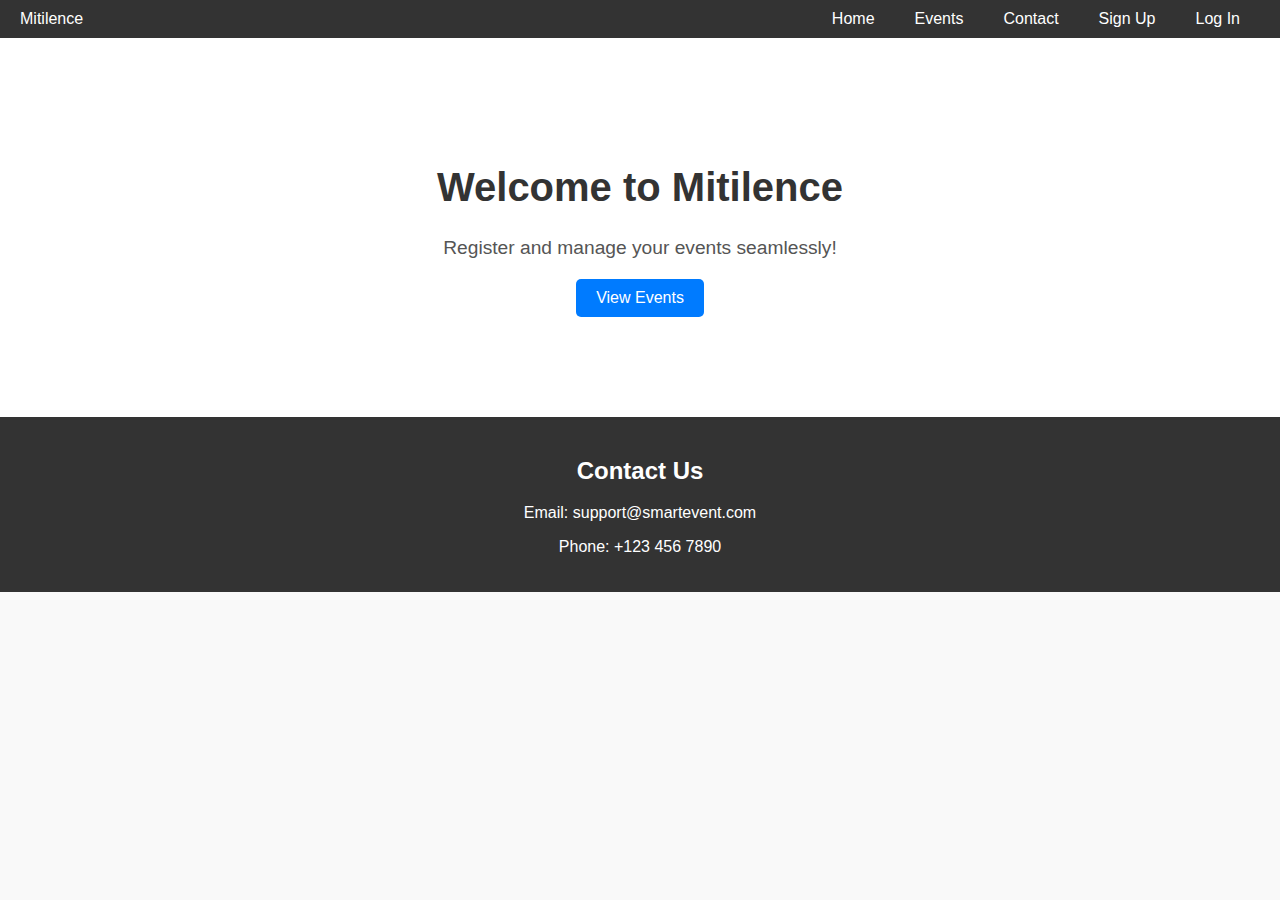
<file: index.html>
<!DOCTYPE html>
<html lang="en">
<head>
    <meta charset="UTF-8">
    <meta name="viewport" content="width=device-width, initial-scale=1.0">
    <title>Mitilence</title>
    <link rel="stylesheet" href="style.css">
    <style>
        /* General Styles */
body {
  margin: 0;
  font-family: Arial, sans-serif;
  background-color: #f9f9f9;
}

/* Navbar */
.navbar {
  background-color: #333;
  color: #fff;
  padding: 10px 20px;
  display: flex;
  justify-content: space-between;
  align-items: center;
}

.navbar ul {
  list-style: none;
  margin: 0;
  padding: 0;
  display: flex;
}

.navbar ul li {
  margin: 0 10px;
}

.navbar ul li a {
  color: #fff;
  text-decoration: none;
  padding: 5px 10px;
  border-radius: 5px;
  transition: background-color 0.3s ease;
}

.navbar ul li a:hover {
  background-color: #575757;
}

/* Registration Section */
.register {
  text-align: center;
  padding: 100px 20px;
  background-color: #fff;
}

.register h1 {
  color: #333;
  font-size: 2.5em;
}

.register p {
  color: #555;
  font-size: 1.2em;
  margin-bottom: 20px;
}

.register button {
  padding: 10px 20px;
  font-size: 1em;
  background-color: #007bff;
  color: white;
  border: none;
  border-radius: 5px;
  cursor: pointer;
  transition: background-color 0.3s ease;
}

.register button:hover {
  background-color: #0056b3;
}

/* Footer */
footer {
  background-color: #333;
  color: white;
  text-align: center;
  padding: 20px 10px;
}
/* Events Section */
.events {
  padding: 50px 20px;
  background-color: #fff;
  text-align: center;
}

.events h1 {
  font-size: 2em;
  color: #333;
  margin-bottom: 20px;
}

.event-list {
  display: flex;
  flex-wrap: wrap;
  justify-content: center;
}

.event {
  background-color: #007bff;
  color: white;
  margin: 10px;
  padding: 20px;
  border-radius: 5px;
  cursor: pointer;
  width: 200px;
  text-align: center;
  transition: transform 0.2s ease;
}

.event:hover {
  transform: scale(1.1);
  background-color: #0056b3;
}
/* Form Section */
.form-section {
  max-width: 400px;
  margin: 50px auto;
  background-color: #fff;
  padding: 20px;
  border-radius: 10px;
  box-shadow: 0 4px 6px rgba(0, 0, 0, 0.1);
  text-align: center;
}

.form-section h1 {
  font-size: 1.8em;
  margin-bottom: 20px;
  color: #333;
}

.form-section form {
  display: flex;
  flex-direction: column;
}

.form-section label {
  text-align: left;
  font-size: 1em;
  margin-bottom: 5px;
  color: #333;
}

.form-section input {
  padding: 10px;
  margin-bottom: 15px;
  border: 1px solid #ccc;
  border-radius: 5px;
  font-size: 1em;
}

.form-section button {
  padding: 10px;
  font-size: 1em;
  background-color: #007bff;
  color: white;
  border: none;
  border-radius: 5px;
  cursor: pointer;
  transition: background-color 0.3s ease;
}

.form-section button:hover {
  background-color: #0056b3;
}

.form-section p {
  margin-top: 10px;
  font-size: 0.9em;
  color: #555;
}

.form-section a {
  color: #007bff;
  text-decoration: none;
}

.form-section a:hover {
  text-decoration: underline;
}
/* Event Details Section */
.event-details {
    padding: 50px 20px;
    background-color: #fff;
    text-align: center;
}

.event-details h1 {
    color: #333;
    font-size: 2.5em;
    margin-bottom: 30px;
}

.event-info {
    margin-bottom: 30px;
}

.event-details h3 {
    color: #333;
    font-size: 2em;
    margin-top: 40px;
}

.event-details ul {
    text-align: left;
    margin: 20px auto;
    display: inline-block;
    font-size: 1.2em;
    line-height: 1.6;
}

.event-details hr {
    border: 1px solid #ddd;
    width: 80%;
    margin: 20px auto;
}

footer {
    background-color: #333;
    color: white;
    text-align: center;
    padding: 20px 10px;
}

    </style>
</head>
<body>
    <!-- Navigation Bar -->
    <nav class="navbar">
        <div class="logo">Mitilence</div>
        <ul>
            <li><a href="/">Home</a></li>
            <li><a href="events">Events</a></li>
            <li><a href="#contact">Contact</a></li>
            <li><a href="signup">Sign Up</a></li>
            <li><a href="login">Log In</a></li>
        </ul>
    </nav>

    <!-- Registration Section -->
    <section class="register">
        <h1>Welcome to Mitilence</h1>
        <p>Register and manage your events seamlessly!</p>
        <button onclick="window.location.href='events'">View Events</button>
    </section>

    <!-- Contact Section -->
    <footer id="contact">
        <h2>Contact Us</h2>
        <p>Email: support@smartevent.com</p>
        <p>Phone: +123 456 7890</p>
    </footer>

    <script src="script.js"></script>
</body>
</html>
</file>
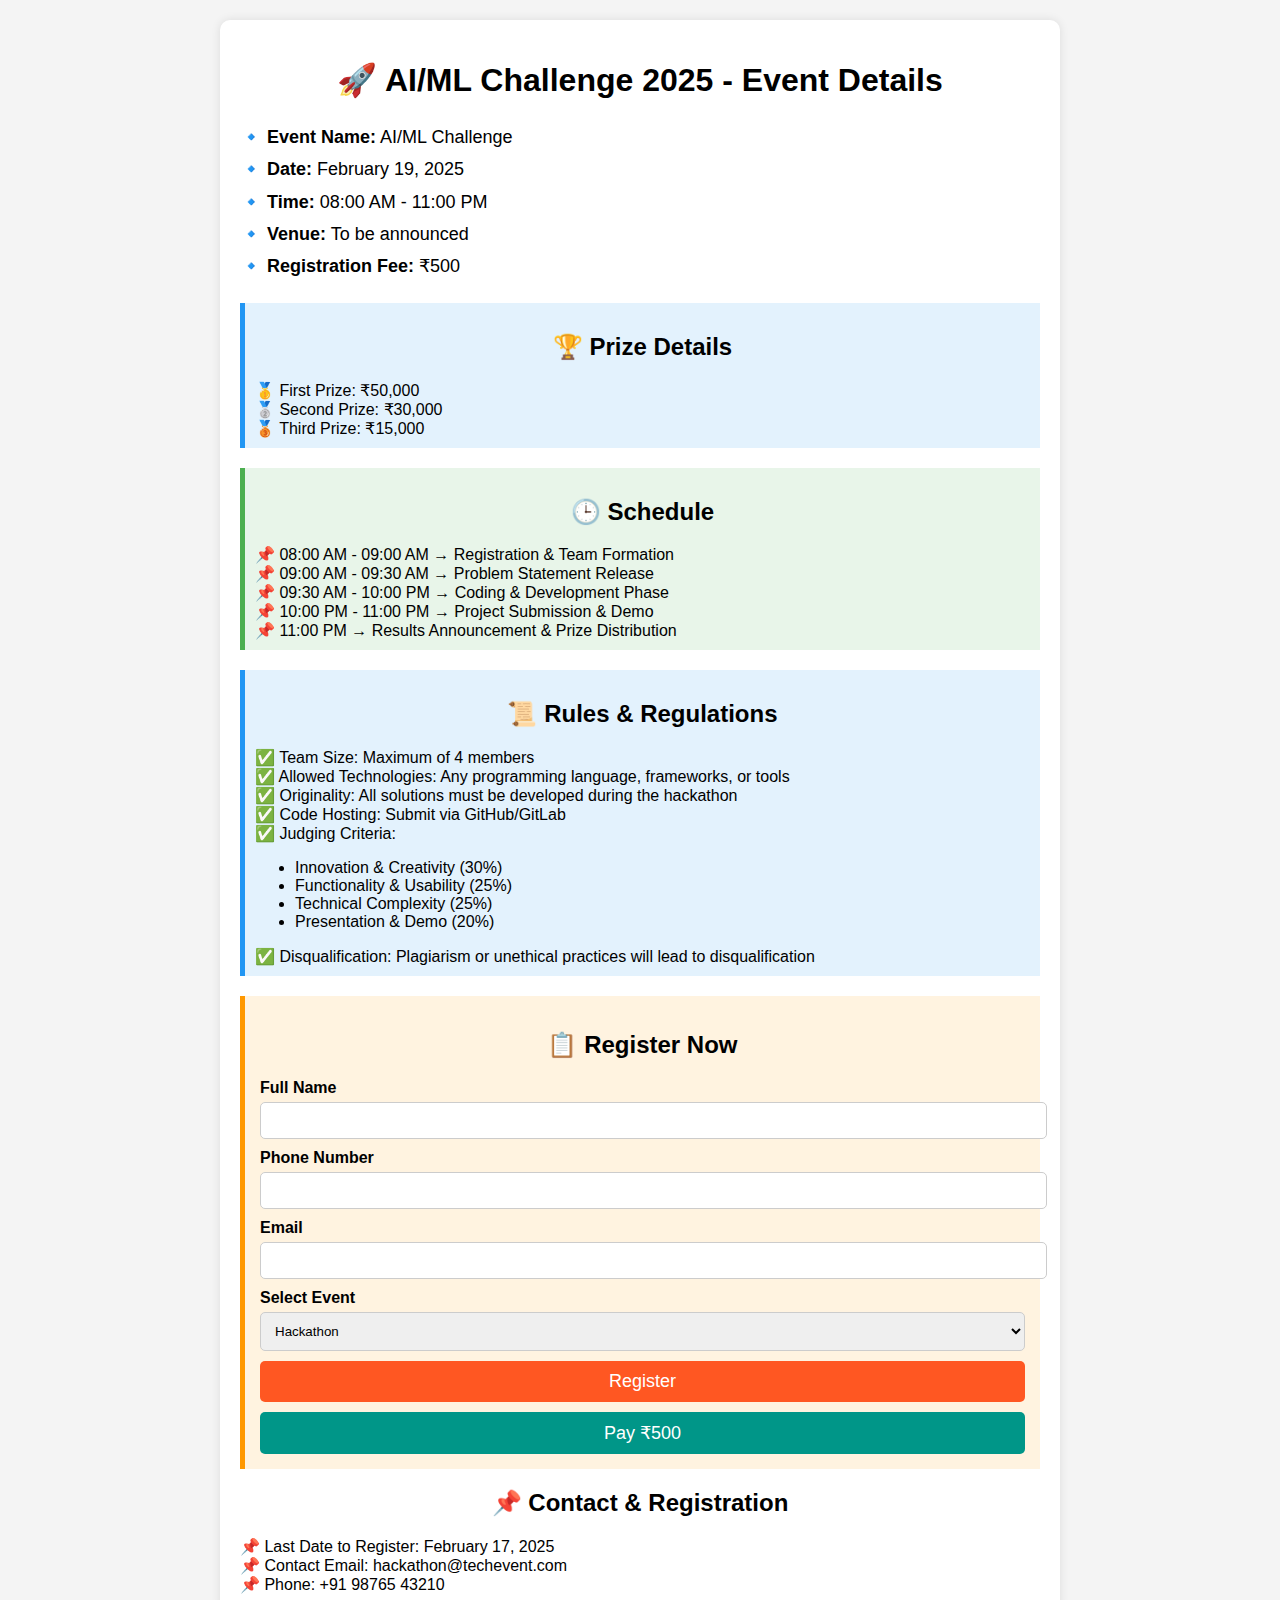
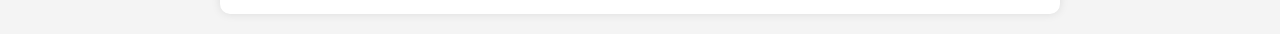
<file: aiml.html>
<!DOCTYPE html>
<html lang="en">
<head>
    <meta charset="UTF-8">
    <meta name="viewport" content="width=device-width, initial-scale=1.0">
    <title>Hackathon 2025 - Event Details</title>
    <link rel="stylesheet" href="style.css">
    <style>
        body {
            font-family: Arial, sans-serif;
            margin: 20px;
            padding: 0;
            background-color: #f4f4f4;
        }
        .container {
            max-width: 800px;
            margin: auto;
            background: white;
            padding: 20px;
            border-radius: 10px;
            box-shadow: 0 0 10px rgba(0, 0, 0, 0.1);
        }
        h1, h2, h3 {
            text-align: center;
        }
        .details {
            line-height: 1.8;
            font-size: 18px;
        }
        .prizes, .rules {
            margin-top: 20px;
            padding: 10px;
            background: #e3f2fd;
            border-left: 5px solid #2196F3;
        }
        .schedule {
            margin-top: 20px;
            padding: 10px;
            background: #e8f5e9;
            border-left: 5px solid #4CAF50;
        }
        .register-form {
            margin-top: 20px;
            padding: 15px;
            background: #fff3e0;
            border-left: 5px solid #FF9800;
        }
        label {
            font-weight: bold;
            display: block;
            margin-top: 10px;
        }
        input, select {
            width: 100%;
            padding: 10px;
            margin-top: 5px;
            border: 1px solid #ccc;
            border-radius: 5px;
        }
        .btn {
            background: #ff5722;
            color: white;
            padding: 10px 15px;
            border: none;
            cursor: pointer;
            margin-top: 10px;
            width: 100%;
            border-radius: 5px;
            font-size: 18px;
        }
        .btn:hover {
            background: #e64a19;
        }
        .pay-btn {
            background: #009688;
        }
        .pay-btn:hover {
            background: #00796b;
        }
    </style>
</head>
<body>

<div class="container">
    <h1>🚀 AI/ML Challenge 2025 - Event Details</h1>
    <p class="details">
        🔹 <b>Event Name:</b> AI/ML Challenge <br>
        🔹 <b>Date:</b> February 19, 2025 <br>
        🔹 <b>Time:</b> 08:00 AM - 11:00 PM <br>
        🔹 <b>Venue:</b> To be announced <br>
        🔹 <b>Registration Fee:</b> ₹500  
    </p>

    <div class="prizes">
        <h2>🏆 Prize Details</h2>
        🥇 First Prize: ₹50,000 <br>
        🥈 Second Prize: ₹30,000 <br>
        🥉 Third Prize: ₹15,000  
    </div>

    <div class="schedule">
        <h2>🕒 Schedule</h2>
        📌 08:00 AM - 09:00 AM → Registration & Team Formation <br>
        📌 09:00 AM - 09:30 AM → Problem Statement Release <br>
        📌 09:30 AM - 10:00 PM → Coding & Development Phase <br>
        📌 10:00 PM - 11:00 PM → Project Submission & Demo <br>
        📌 11:00 PM → Results Announcement & Prize Distribution  
    </div>

    <div class="rules">
        <h2>📜 Rules & Regulations</h2>
        ✅ Team Size: Maximum of 4 members <br>
        ✅ Allowed Technologies: Any programming language, frameworks, or tools <br>
        ✅ Originality: All solutions must be developed during the hackathon <br>
        ✅ Code Hosting: Submit via GitHub/GitLab <br>
        ✅ Judging Criteria:
        <ul>
            <li>Innovation & Creativity (30%)</li>
            <li>Functionality & Usability (25%)</li>
            <li>Technical Complexity (25%)</li>
            <li>Presentation & Demo (20%)</li>
        </ul>
        ✅ Disqualification: Plagiarism or unethical practices will lead to disqualification  
    </div>

    <div class="register-form">
        <h2>📋 Register Now</h2>
        <form id="registerForm">
            <label for="name">Full Name</label>
            <input type="text" id="name" required>

            <label for="phone">Phone Number</label>
            <input type="tel" id="phone" required>

            <label for="email">Email</label>
            <input type="email" id="email" required>

            <label for="event">Select Event</label>
            <select id="event">
                <option value="Hackathon">Hackathon</option>
                <option value="Coding Contest">Coding Contest</option>
                <option value="Cyber Security CTF">Cyber Security CTF</option>
                <option value="AI/ML Challenge">AI/ML Challenge</option>
            </select>

            <button type="submit" class="btn">Register</button>
            <button type="button" class="btn pay-btn" onclick="alert('Payment gateway coming soon!')">Pay ₹500</button>
        </form>
    </div>

    <div class="contact">
        <h2>📌 Contact & Registration</h2>
        📌 Last Date to Register: February 17, 2025 <br>
        📌 Contact Email: hackathon@techevent.com <br>
        📌 Phone: +91 98765 43210  
    </div>
</div>

<script>
    document.getElementById("registerForm").addEventListener("submit", function(event) {
        event.preventDefault(); 
        let name = document.getElementById("name").value;
        let phone = document.getElementById("phone").value;
        let email = document.getElementById("email").value;
        let event = document.getElementById("event").value;

        if (name && phone && email) {
            alert("✅ Registration Successful!\n📌 Name: " + name + "\n📌 Phone: " + phone + "\n📌 Email: " + email + "\n📌 Event: " + event);
        } else {
            alert("❌ Please fill in all fields.");
        }
    });
</script>

</body>
</html>
</file>
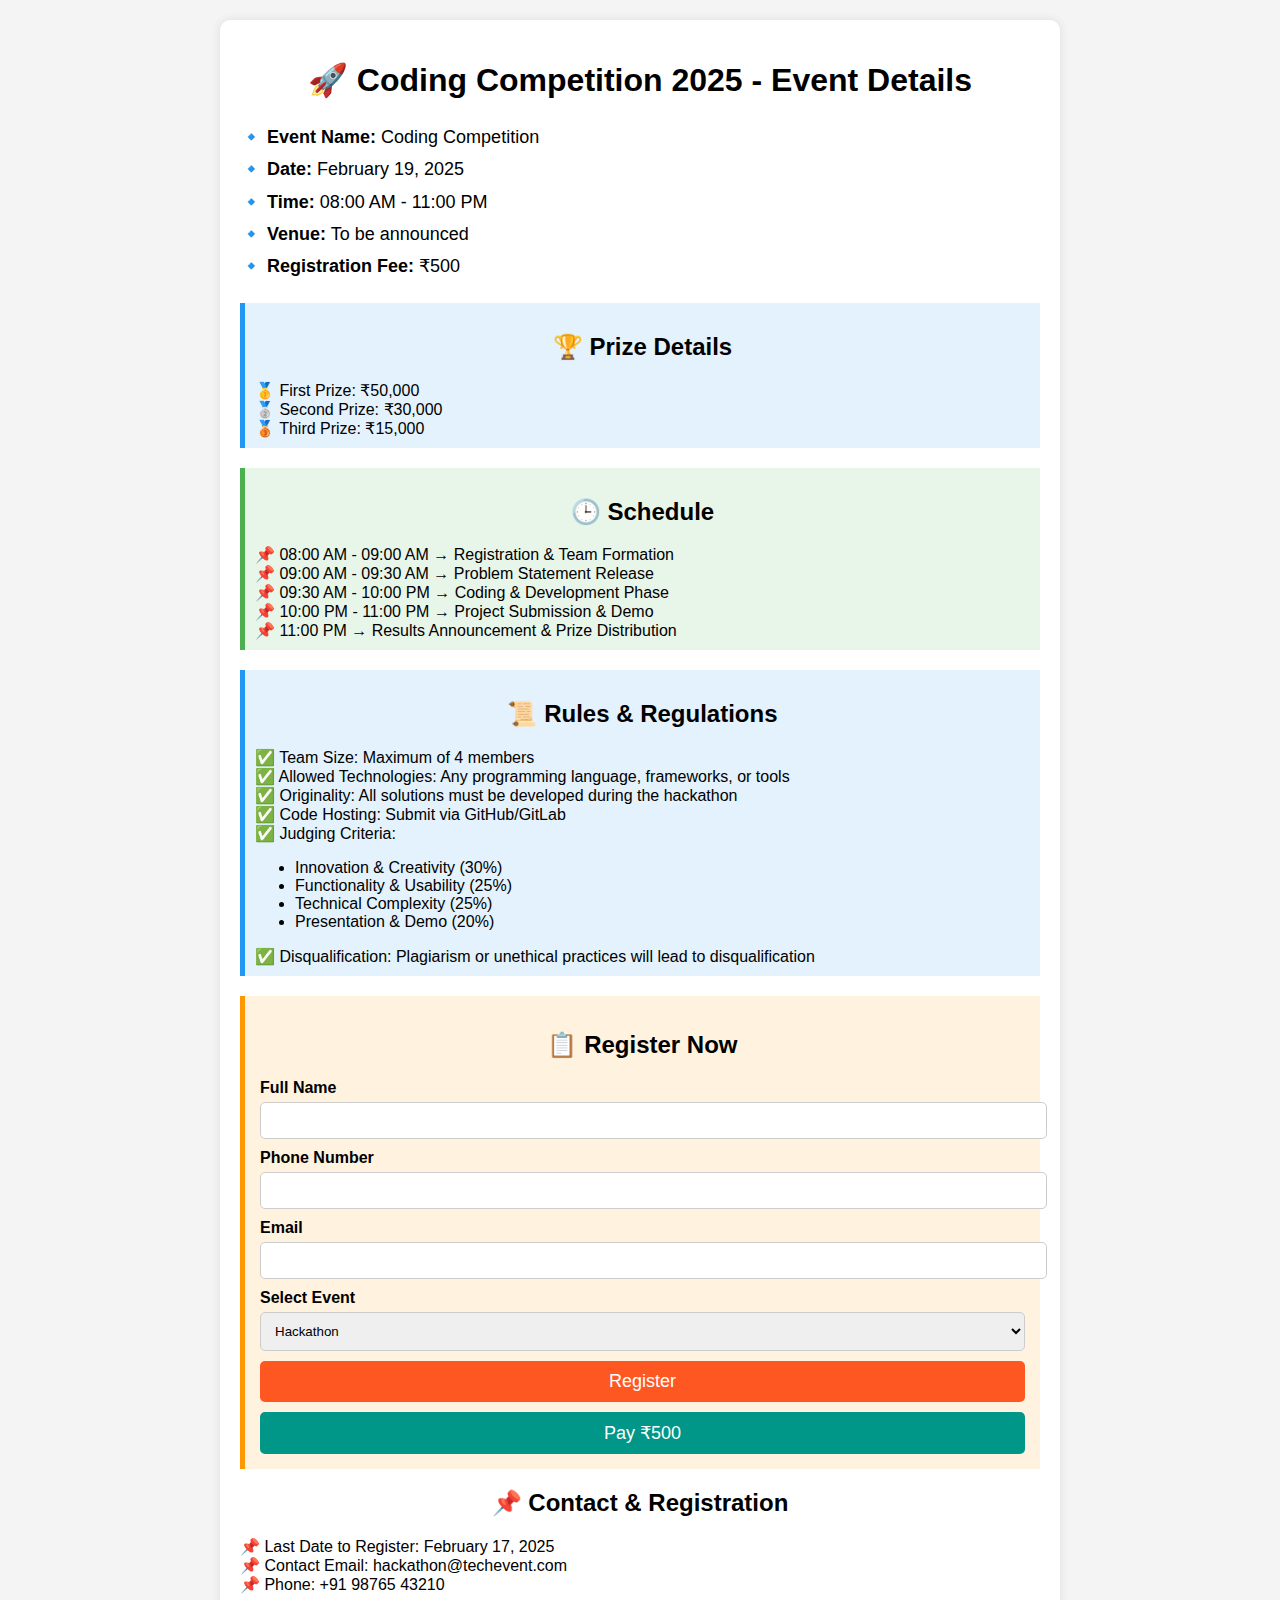
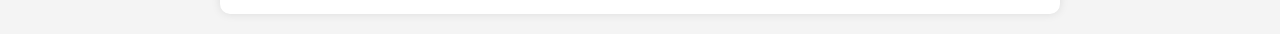
<file: coding.html>
<!DOCTYPE html>
<html lang="en">
<head>
    <meta charset="UTF-8">
    <meta name="viewport" content="width=device-width, initial-scale=1.0">
    <title>Hackathon 2025 - Event Details</title>
    <link rel="stylesheet" href="style.css">
    <style>
        body {
            font-family: Arial, sans-serif;
            margin: 20px;
            padding: 0;
            background-color: #f4f4f4;
        }
        .container {
            max-width: 800px;
            margin: auto;
            background: white;
            padding: 20px;
            border-radius: 10px;
            box-shadow: 0 0 10px rgba(0, 0, 0, 0.1);
        }
        h1, h2, h3 {
            text-align: center;
        }
        .details {
            line-height: 1.8;
            font-size: 18px;
        }
        .prizes, .rules {
            margin-top: 20px;
            padding: 10px;
            background: #e3f2fd;
            border-left: 5px solid #2196F3;
        }
        .schedule {
            margin-top: 20px;
            padding: 10px;
            background: #e8f5e9;
            border-left: 5px solid #4CAF50;
        }
        .register-form {
            margin-top: 20px;
            padding: 15px;
            background: #fff3e0;
            border-left: 5px solid #FF9800;
        }
        label {
            font-weight: bold;
            display: block;
            margin-top: 10px;
        }
        input, select {
            width: 100%;
            padding: 10px;
            margin-top: 5px;
            border: 1px solid #ccc;
            border-radius: 5px;
        }
        .btn {
            background: #ff5722;
            color: white;
            padding: 10px 15px;
            border: none;
            cursor: pointer;
            margin-top: 10px;
            width: 100%;
            border-radius: 5px;
            font-size: 18px;
        }
        .btn:hover {
            background: #e64a19;
        }
        .pay-btn {
            background: #009688;
        }
        .pay-btn:hover {
            background: #00796b;
        }
    </style>
</head>
<body>

<div class="container">
    <h1>🚀 Coding Competition 2025 - Event Details</h1>
    <p class="details">
        🔹 <b>Event Name:</b> Coding Competition <br>
        🔹 <b>Date:</b> February 19, 2025 <br>
        🔹 <b>Time:</b> 08:00 AM - 11:00 PM <br>
        🔹 <b>Venue:</b> To be announced <br>
        🔹 <b>Registration Fee:</b> ₹500  
    </p>

    <div class="prizes">
        <h2>🏆 Prize Details</h2>
        🥇 First Prize: ₹50,000 <br>
        🥈 Second Prize: ₹30,000 <br>
        🥉 Third Prize: ₹15,000  
    </div>

    <div class="schedule">
        <h2>🕒 Schedule</h2>
        📌 08:00 AM - 09:00 AM → Registration & Team Formation <br>
        📌 09:00 AM - 09:30 AM → Problem Statement Release <br>
        📌 09:30 AM - 10:00 PM → Coding & Development Phase <br>
        📌 10:00 PM - 11:00 PM → Project Submission & Demo <br>
        📌 11:00 PM → Results Announcement & Prize Distribution  
    </div>

    <div class="rules">
        <h2>📜 Rules & Regulations</h2>
        ✅ Team Size: Maximum of 4 members <br>
        ✅ Allowed Technologies: Any programming language, frameworks, or tools <br>
        ✅ Originality: All solutions must be developed during the hackathon <br>
        ✅ Code Hosting: Submit via GitHub/GitLab <br>
        ✅ Judging Criteria:
        <ul>
            <li>Innovation & Creativity (30%)</li>
            <li>Functionality & Usability (25%)</li>
            <li>Technical Complexity (25%)</li>
            <li>Presentation & Demo (20%)</li>
        </ul>
        ✅ Disqualification: Plagiarism or unethical practices will lead to disqualification  
    </div>

    <div class="register-form">
        <h2>📋 Register Now</h2>
        <form id="registerForm" action="/submit" method="POST">
            <label for="name">Full Name</label>
            <input type="text" id="name" name="name" required>
        
            <label for="phone">Phone Number</label>
            <input type="tel" id="phone" name="phone_no" required>
        
            <label for="email">Email</label>
            <input type="email" id="email" name="email" required>
        
            <label for="event">Select Event</label>
            <select id="event" name="event">
                <option value="Hackathon">Hackathon</option>
                <option value="Coding Contest">Coding Contest</option>
                <option value="Cyber Security CTF">Cyber Security CTF</option>
                <option value="AI/ML Challenge">AI/ML Challenge</option>
            </select>
        
            <button type="submit" class="btn">Register</button>
            <button type="button" class="btn pay-btn" onclick="alert('Payment gateway coming soon!')">Pay ₹500</button>
        </form>
        
    </div>

    <div class="contact">
        <h2>📌 Contact & Registration</h2>
        📌 Last Date to Register: February 17, 2025 <br>
        📌 Contact Email: hackathon@techevent.com <br>
        📌 Phone: +91 98765 43210  
    </div>
</div>

<script>
    document.getElementById("registerForm").addEventListener("submit", function(event) {
        event.preventDefault(); 
        let name = document.getElementById("name").value;
        let phone = document.getElementById("phone").value;
        let email = document.getElementById("email").value;
        let event = document.getElementById("event").value;

        if (name && phone && email) {
            alert("✅ Registration Successful!\n📌 Name: " + name + "\n📌 Phone: " + phone + "\n📌 Email: " + email + "\n📌 Event: " + event);
        } else {
            alert("❌ Please fill in all fields.");
        }
    });
</script>

</body>
</html>
</file>
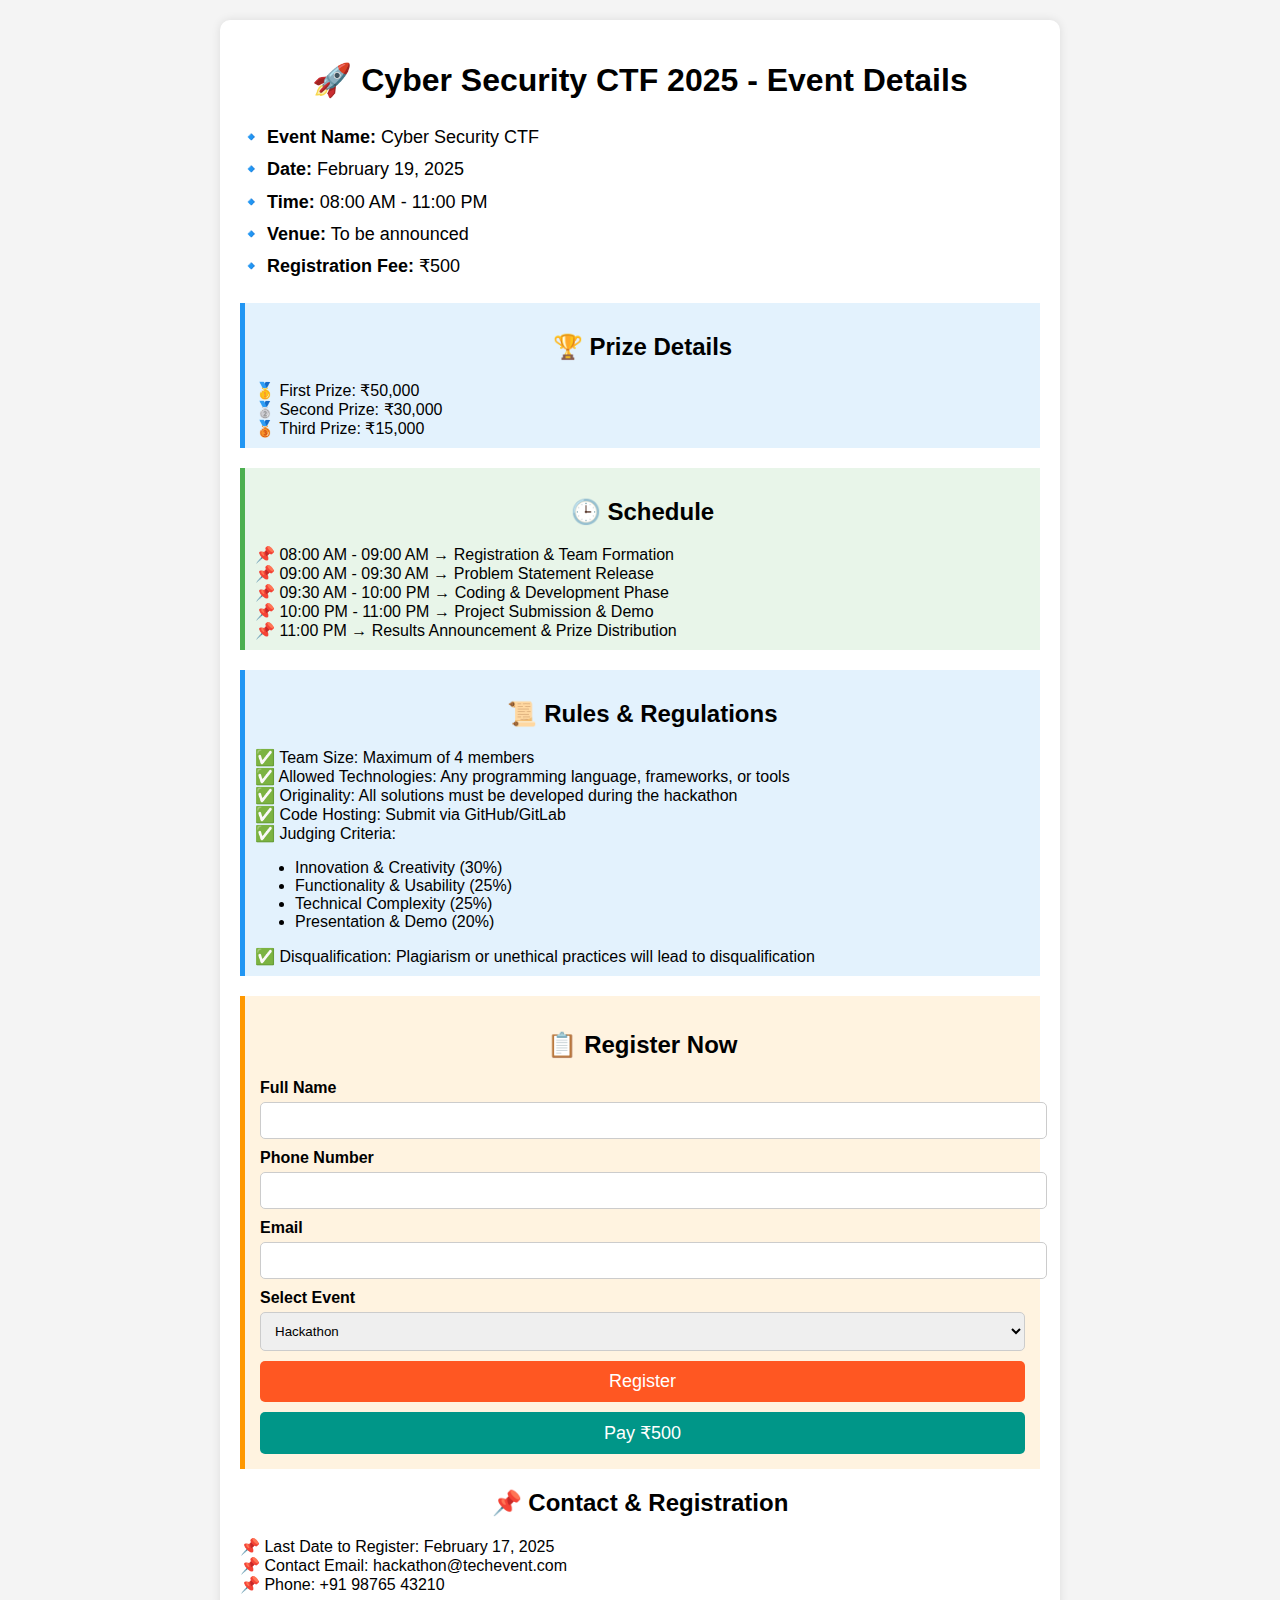
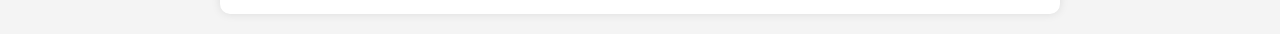
<file: cyber.html>
<!DOCTYPE html>
<html lang="en">
<head>
    <meta charset="UTF-8">
    <meta name="viewport" content="width=device-width, initial-scale=1.0">
    <title>Hackathon 2025 - Event Details</title>
    <link rel="stylesheet" href="style.css">
    <style>
        body {
            font-family: Arial, sans-serif;
            margin: 20px;
            padding: 0;
            background-color: #f4f4f4;
        }
        .container {
            max-width: 800px;
            margin: auto;
            background: white;
            padding: 20px;
            border-radius: 10px;
            box-shadow: 0 0 10px rgba(0, 0, 0, 0.1);
        }
        h1, h2, h3 {
            text-align: center;
        }
        .details {
            line-height: 1.8;
            font-size: 18px;
        }
        .prizes, .rules {
            margin-top: 20px;
            padding: 10px;
            background: #e3f2fd;
            border-left: 5px solid #2196F3;
        }
        .schedule {
            margin-top: 20px;
            padding: 10px;
            background: #e8f5e9;
            border-left: 5px solid #4CAF50;
        }
        .register-form {
            margin-top: 20px;
            padding: 15px;
            background: #fff3e0;
            border-left: 5px solid #FF9800;
        }
        label {
            font-weight: bold;
            display: block;
            margin-top: 10px;
        }
        input, select {
            width: 100%;
            padding: 10px;
            margin-top: 5px;
            border: 1px solid #ccc;
            border-radius: 5px;
        }
        .btn {
            background: #ff5722;
            color: white;
            padding: 10px 15px;
            border: none;
            cursor: pointer;
            margin-top: 10px;
            width: 100%;
            border-radius: 5px;
            font-size: 18px;
        }
        .btn:hover {
            background: #e64a19;
        }
        .pay-btn {
            background: #009688;
        }
        .pay-btn:hover {
            background: #00796b;
        }
    </style>
</head>
<body>

<div class="container">
    <h1>🚀 Cyber Security CTF 2025 - Event Details</h1>
    <p class="details">
        🔹 <b>Event Name:</b> Cyber Security CTF <br>
        🔹 <b>Date:</b> February 19, 2025 <br>
        🔹 <b>Time:</b> 08:00 AM - 11:00 PM <br>
        🔹 <b>Venue:</b> To be announced <br>
        🔹 <b>Registration Fee:</b> ₹500  
    </p>

    <div class="prizes">
        <h2>🏆 Prize Details</h2>
        🥇 First Prize: ₹50,000 <br>
        🥈 Second Prize: ₹30,000 <br>
        🥉 Third Prize: ₹15,000  
    </div>

    <div class="schedule">
        <h2>🕒 Schedule</h2>
        📌 08:00 AM - 09:00 AM → Registration & Team Formation <br>
        📌 09:00 AM - 09:30 AM → Problem Statement Release <br>
        📌 09:30 AM - 10:00 PM → Coding & Development Phase <br>
        📌 10:00 PM - 11:00 PM → Project Submission & Demo <br>
        📌 11:00 PM → Results Announcement & Prize Distribution  
    </div>

    <div class="rules">
        <h2>📜 Rules & Regulations</h2>
        ✅ Team Size: Maximum of 4 members <br>
        ✅ Allowed Technologies: Any programming language, frameworks, or tools <br>
        ✅ Originality: All solutions must be developed during the hackathon <br>
        ✅ Code Hosting: Submit via GitHub/GitLab <br>
        ✅ Judging Criteria:
        <ul>
            <li>Innovation & Creativity (30%)</li>
            <li>Functionality & Usability (25%)</li>
            <li>Technical Complexity (25%)</li>
            <li>Presentation & Demo (20%)</li>
        </ul>
        ✅ Disqualification: Plagiarism or unethical practices will lead to disqualification  
    </div>

    <div class="register-form">
        <h2>📋 Register Now</h2>
        <form id="registerForm">
            <label for="name">Full Name</label>
            <input type="text" id="name" required>

            <label for="phone">Phone Number</label>
            <input type="tel" id="phone" required>

            <label for="email">Email</label>
            <input type="email" id="email" required>

            <label for="event">Select Event</label>
            <select id="event">
                <option value="Hackathon">Hackathon</option>
                <option value="Coding Contest">Coding Contest</option>
                <option value="Cyber Security CTF">Cyber Security CTF</option>
                <option value="AI/ML Challenge">AI/ML Challenge</option>
            </select>

            <button type="submit" class="btn">Register</button>
            <button type="button" class="btn pay-btn" onclick="alert('Payment gateway coming soon!')">Pay ₹500</button>
        </form>
    </div>

    <div class="contact">
        <h2>📌 Contact & Registration</h2>
        📌 Last Date to Register: February 17, 2025 <br>
        📌 Contact Email: hackathon@techevent.com <br>
        📌 Phone: +91 98765 43210  
    </div>
</div>

<script>
    document.getElementById("registerForm").addEventListener("submit", function(event) {
        event.preventDefault(); 
        let name = document.getElementById("name").value;
        let phone = document.getElementById("phone").value;
        let email = document.getElementById("email").value;
        let event = document.getElementById("event").value;

        if (name && phone && email) {
            alert("✅ Registration Successful!\n📌 Name: " + name + "\n📌 Phone: " + phone + "\n📌 Email: " + email + "\n📌 Event: " + event);
        } else {
            alert("❌ Please fill in all fields.");
        }
    });
</script>

</body>
</html>
</file>
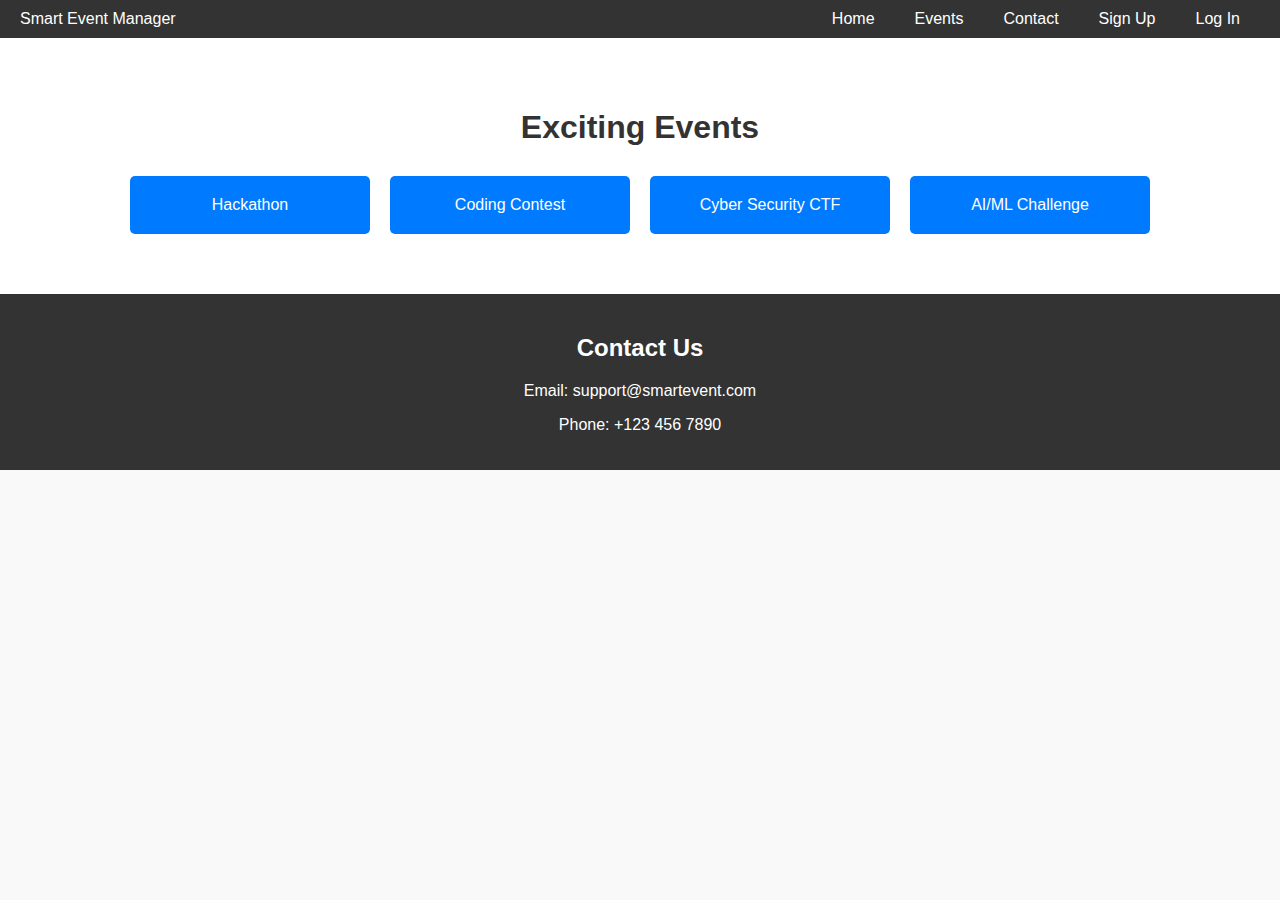
<file: events.html>
<!DOCTYPE html>
<html lang="en">
<head>
    <meta charset="UTF-8">
    <meta name="viewport" content="width=device-width, initial-scale=1.0">
    <title>Events</title>
    <link rel="stylesheet" href="style.css">
    <style>
        /* General Styles */
body {
  margin: 0;
  font-family: Arial, sans-serif;
  background-color: #f9f9f9;
}

/* Navbar */
.navbar {
  background-color: #333;
  color: #fff;
  padding: 10px 20px;
  display: flex;
  justify-content: space-between;
  align-items: center;
}

.navbar ul {
  list-style: none;
  margin: 0;
  padding: 0;
  display: flex;
}

.navbar ul li {
  margin: 0 10px;
}

.navbar ul li a {
  color: #fff;
  text-decoration: none;
  padding: 5px 10px;
  border-radius: 5px;
  transition: background-color 0.3s ease;
}

.navbar ul li a:hover {
  background-color: #575757;
}

/* Registration Section */
.register {
  text-align: center;
  padding: 100px 20px;
  background-color: #fff;
}

.register h1 {
  color: #333;
  font-size: 2.5em;
}

.register p {
  color: #555;
  font-size: 1.2em;
  margin-bottom: 20px;
}

.register button {
  padding: 10px 20px;
  font-size: 1em;
  background-color: #007bff;
  color: white;
  border: none;
  border-radius: 5px;
  cursor: pointer;
  transition: background-color 0.3s ease;
}

.register button:hover {
  background-color: #0056b3;
}

/* Footer */
footer {
  background-color: #333;
  color: white;
  text-align: center;
  padding: 20px 10px;
}
/* Events Section */
.events {
  padding: 50px 20px;
  background-color: #fff;
  text-align: center;
}

.events h1 {
  font-size: 2em;
  color: #333;
  margin-bottom: 20px;
}

.event-list {
  display: flex;
  flex-wrap: wrap;
  justify-content: center;
}

.event {
  background-color: #007bff;
  color: white;
  margin: 10px;
  padding: 20px;
  border-radius: 5px;
  cursor: pointer;
  width: 200px;
  text-align: center;
  transition: transform 0.2s ease;
}

.event:hover {
  transform: scale(1.1);
  background-color: #0056b3;
}
/* Form Section */
.form-section {
  max-width: 400px;
  margin: 50px auto;
  background-color: #fff;
  padding: 20px;
  border-radius: 10px;
  box-shadow: 0 4px 6px rgba(0, 0, 0, 0.1);
  text-align: center;
}

.form-section h1 {
  font-size: 1.8em;
  margin-bottom: 20px;
  color: #333;
}

.form-section form {
  display: flex;
  flex-direction: column;
}

.form-section label {
  text-align: left;
  font-size: 1em;
  margin-bottom: 5px;
  color: #333;
}

.form-section input {
  padding: 10px;
  margin-bottom: 15px;
  border: 1px solid #ccc;
  border-radius: 5px;
  font-size: 1em;
}

.form-section button {
  padding: 10px;
  font-size: 1em;
  background-color: #007bff;
  color: white;
  border: none;
  border-radius: 5px;
  cursor: pointer;
  transition: background-color 0.3s ease;
}

.form-section button:hover {
  background-color: #0056b3;
}

.form-section p {
  margin-top: 10px;
  font-size: 0.9em;
  color: #555;
}

.form-section a {
  color: #007bff;
  text-decoration: none;
}

.form-section a:hover {
  text-decoration: underline;
}
/* Event Details Section */
.event-details {
    padding: 50px 20px;
    background-color: #fff;
    text-align: center;
}

.event-details h1 {
    color: #333;
    font-size: 2.5em;
    margin-bottom: 30px;
}

.event-info {
    margin-bottom: 30px;
}

.event-details h3 {
    color: #333;
    font-size: 2em;
    margin-top: 40px;
}

.event-details ul {
    text-align: left;
    margin: 20px auto;
    display: inline-block;
    font-size: 1.2em;
    line-height: 1.6;
}

.event-details hr {
    border: 1px solid #ddd;
    width: 80%;
    margin: 20px auto;
}

footer {
    background-color: #333;
    color: white;
    text-align: center;
    padding: 20px 10px;
}

    </style>
</head>
<body>
    <!-- Navigation Bar -->
    <nav class="navbar">
        <div class="logo">Smart Event Manager</div>
        <ul>
            <li><a href="/">Home</a></li>
            <li><a href="events">Events</a></li>
            <li><a href="#contact">Contact</a></li>
            <li><a href="signup">Sign Up</a></li>
            <li><a href="login">Log In</a></li>
        </ul>
    </nav>

    <!-- Events List -->
    <section class="events">
        <h1>Exciting Events</h1>
        <div class="event-list">
            <div class="event" onclick="location.href='hack'">Hackathon</div>
            <div class="event" onclick="location.href='coding'">Coding Contest</div>
            <div class="event" onclick="location.href='cyber'">Cyber Security CTF</div>
            <div class="event" onclick="location.href='aiml'">AI/ML Challenge</div>
        </div>
    </section>

    <!-- Contact Section -->
    <footer id="contact">
        <h2>Contact Us</h2>
        <p>Email: support@smartevent.com</p>
        <p>Phone: +123 456 7890</p>
    </footer>

    <script src="script.js"></script>
</body>
</html>
</file>
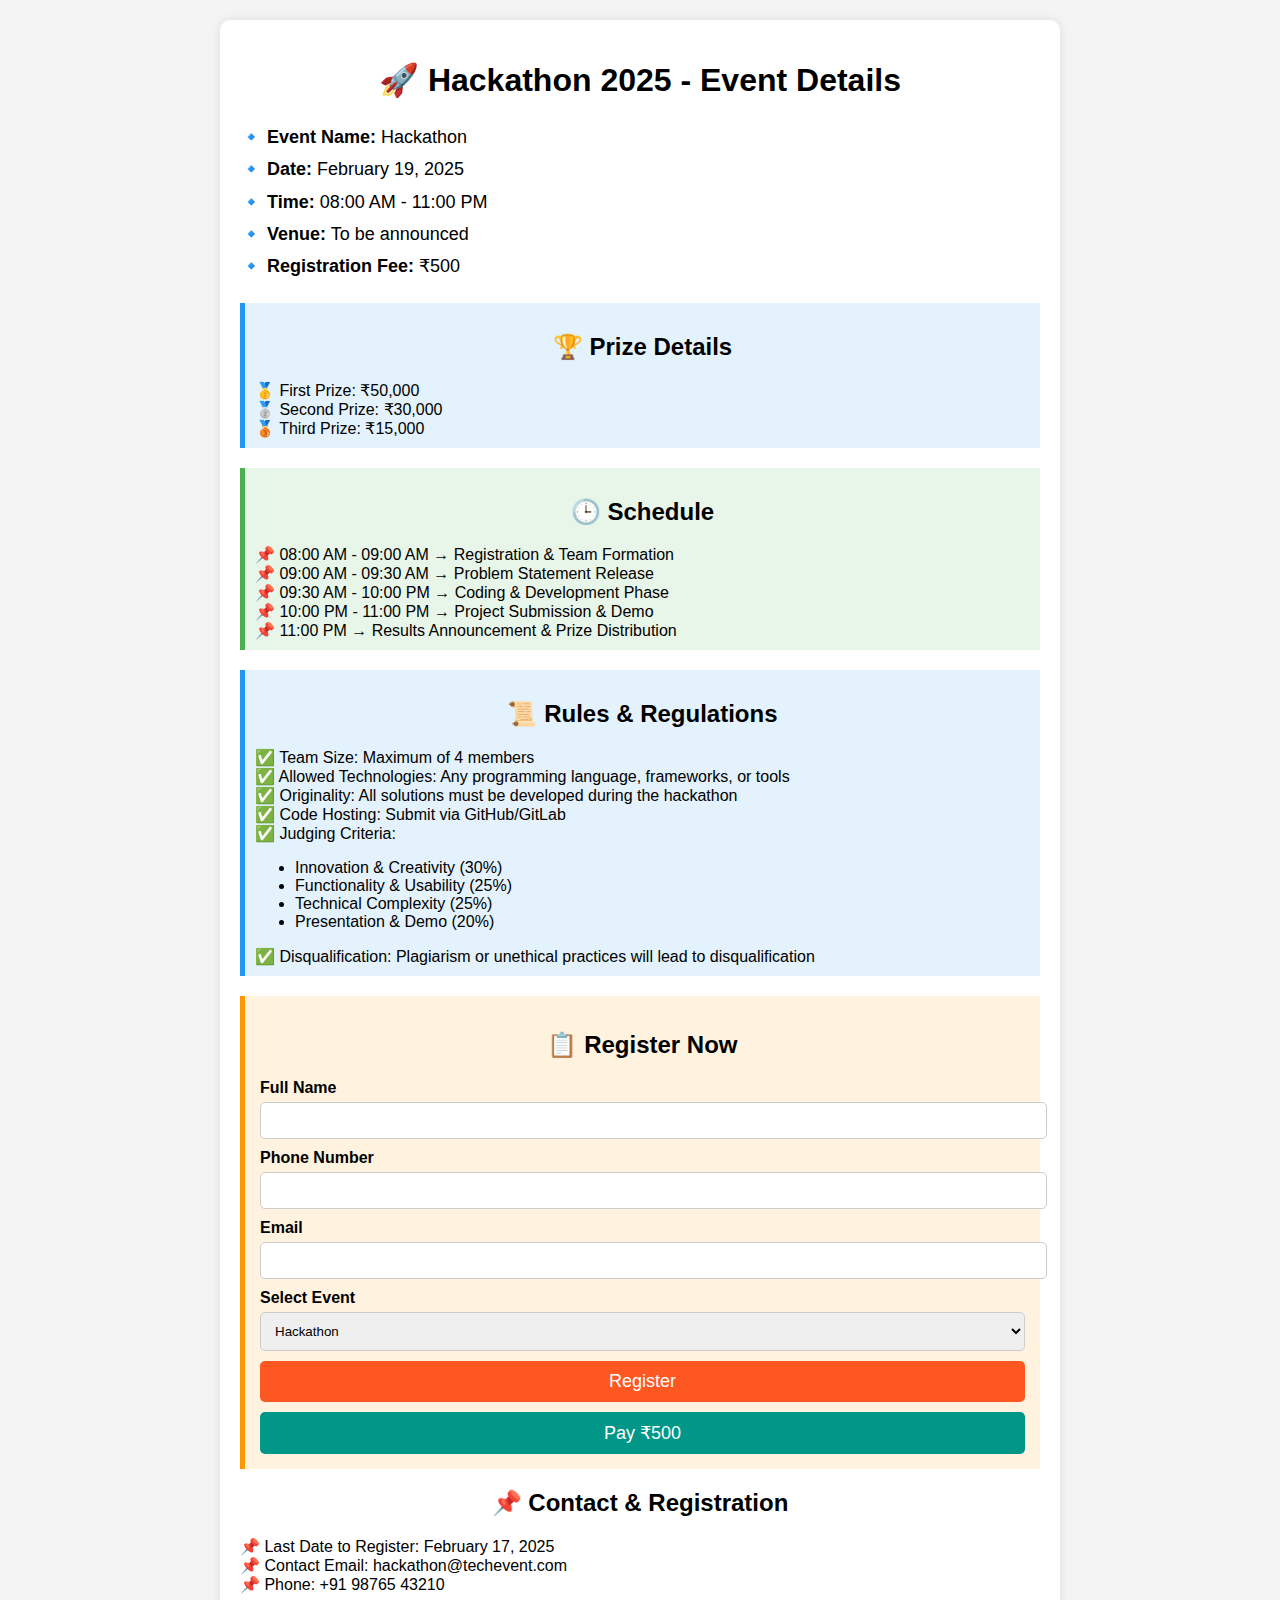
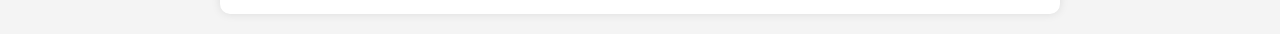
<file: hack.html>
<!DOCTYPE html>
<html lang="en">
<head>
    <meta charset="UTF-8">
    <meta name="viewport" content="width=device-width, initial-scale=1.0">
    <title>Hackathon 2025 - Event Details</title>
    <link rel="stylesheet" href="style.css">
    <style>
        body {
            font-family: Arial, sans-serif;
            margin: 20px;
            padding: 0;
            background-color: #f4f4f4;
        }
        .container {
            max-width: 800px;
            margin: auto;
            background: white;
            padding: 20px;
            border-radius: 10px;
            box-shadow: 0 0 10px rgba(0, 0, 0, 0.1);
        }
        h1, h2, h3 {
            text-align: center;
        }
        .details {
            line-height: 1.8;
            font-size: 18px;
        }
        .prizes, .rules {
            margin-top: 20px;
            padding: 10px;
            background: #e3f2fd;
            border-left: 5px solid #2196F3;
        }
        .schedule {
            margin-top: 20px;
            padding: 10px;
            background: #e8f5e9;
            border-left: 5px solid #4CAF50;
        }
        .register-form {
            margin-top: 20px;
            padding: 15px;
            background: #fff3e0;
            border-left: 5px solid #FF9800;
        }
        label {
            font-weight: bold;
            display: block;
            margin-top: 10px;
        }
        input, select {
            width: 100%;
            padding: 10px;
            margin-top: 5px;
            border: 1px solid #ccc;
            border-radius: 5px;
        }
        .btn {
            background: #ff5722;
            color: white;
            padding: 10px 15px;
            border: none;
            cursor: pointer;
            margin-top: 10px;
            width: 100%;
            border-radius: 5px;
            font-size: 18px;
        }
        .btn:hover {
            background: #e64a19;
        }
        .pay-btn {
            background: #009688;
        }
        .pay-btn:hover {
            background: #00796b;
        }
    </style>
</head>
<body>

<div class="container">
    <h1>🚀 Hackathon 2025 - Event Details</h1>
    <p class="details">
        🔹 <b>Event Name:</b> Hackathon <br>
        🔹 <b>Date:</b> February 19, 2025 <br>
        🔹 <b>Time:</b> 08:00 AM - 11:00 PM <br>
        🔹 <b>Venue:</b> To be announced <br>
        🔹 <b>Registration Fee:</b> ₹500  
    </p>

    <div class="prizes">
        <h2>🏆 Prize Details</h2>
        🥇 First Prize: ₹50,000 <br>
        🥈 Second Prize: ₹30,000 <br>
        🥉 Third Prize: ₹15,000  
    </div>

    <div class="schedule">
        <h2>🕒 Schedule</h2>
        📌 08:00 AM - 09:00 AM → Registration & Team Formation <br>
        📌 09:00 AM - 09:30 AM → Problem Statement Release <br>
        📌 09:30 AM - 10:00 PM → Coding & Development Phase <br>
        📌 10:00 PM - 11:00 PM → Project Submission & Demo <br>
        📌 11:00 PM → Results Announcement & Prize Distribution  
    </div>

    <div class="rules">
        <h2>📜 Rules & Regulations</h2>
        ✅ Team Size: Maximum of 4 members <br>
        ✅ Allowed Technologies: Any programming language, frameworks, or tools <br>
        ✅ Originality: All solutions must be developed during the hackathon <br>
        ✅ Code Hosting: Submit via GitHub/GitLab <br>
        ✅ Judging Criteria:
        <ul>
            <li>Innovation & Creativity (30%)</li>
            <li>Functionality & Usability (25%)</li>
            <li>Technical Complexity (25%)</li>
            <li>Presentation & Demo (20%)</li>
        </ul>
        ✅ Disqualification: Plagiarism or unethical practices will lead to disqualification  
    </div>

    <div class="register-form">
        <h2>📋 Register Now</h2>
        <form id="registerForm" action="/submit" method="post">
            <label for="name">Full Name</label>
            <input type="text" id="name" required>

            <label for="phone">Phone Number</label>
            <input type="tel" id="phone" required>

            <label for="email">Email</label>
            <input type="email" id="email" required>

            <label for="event">Select Event</label>
            <select id="event">
                <option value="Hackathon">Hackathon</option>
                <option value="Coding Contest">Coding Contest</option>
                <option value="Cyber Security CTF">Cyber Security CTF</option>
                <option value="AI/ML Challenge">AI/ML Challenge</option>
            </select>

            <button type="submit" class="btn">Register</button>
            <button type="button" class="btn pay-btn" onclick="alert('Payment gateway coming soon!')">Pay ₹500</button>
        </form>
    </div>

    <div class="contact">
        <h2>📌 Contact & Registration</h2>
        📌 Last Date to Register: February 17, 2025 <br>
        📌 Contact Email: hackathon@techevent.com <br>
        📌 Phone: +91 98765 43210  
    </div>
</div>

<script>
    document.getElementById("registerForm").addEventListener("submit", function(event) {
        event.preventDefault(); 
        let name = document.getElementById("name").value;
        let phone = document.getElementById("phone").value;
        let email = document.getElementById("email").value;
        let event = document.getElementById("event").value;

        if (name && phone && email) {
            alert("✅ Registration Successful!\n📌 Name: " + name + "\n📌 Phone: " + phone + "\n📌 Email: " + email + "\n📌 Event: " + event);
        } else {
            alert("❌ Please fill in all fields.");
        }
    });
</script>

</body>
</html>
</file>
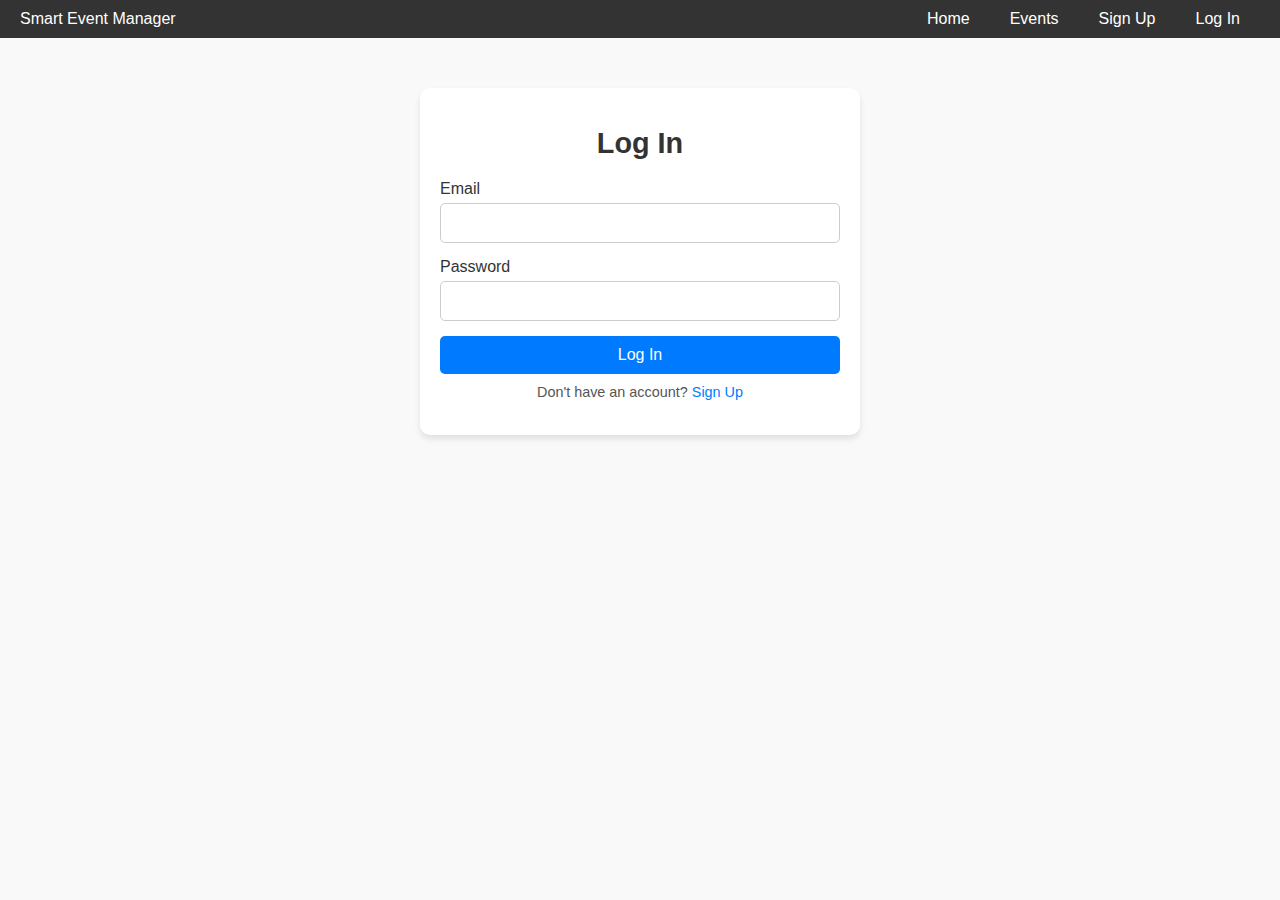
<file: login.html>
<!DOCTYPE html>
<html lang="en">
<head>
    <meta charset="UTF-8">
    <meta name="viewport" content="width=device-width, initial-scale=1.0">
    <title>Log In</title>
    <link rel="stylesheet" href="style.css">
    <style>
        /* General Styles */
body {
  margin: 0;
  font-family: Arial, sans-serif;
  background-color: #f9f9f9;
}

/* Navbar */
.navbar {
  background-color: #333;
  color: #fff;
  padding: 10px 20px;
  display: flex;
  justify-content: space-between;
  align-items: center;
}

.navbar ul {
  list-style: none;
  margin: 0;
  padding: 0;
  display: flex;
}

.navbar ul li {
  margin: 0 10px;
}

.navbar ul li a {
  color: #fff;
  text-decoration: none;
  padding: 5px 10px;
  border-radius: 5px;
  transition: background-color 0.3s ease;
}

.navbar ul li a:hover {
  background-color: #575757;
}

/* Registration Section */
.register {
  text-align: center;
  padding: 100px 20px;
  background-color: #fff;
}

.register h1 {
  color: #333;
  font-size: 2.5em;
}

.register p {
  color: #555;
  font-size: 1.2em;
  margin-bottom: 20px;
}

.register button {
  padding: 10px 20px;
  font-size: 1em;
  background-color: #007bff;
  color: white;
  border: none;
  border-radius: 5px;
  cursor: pointer;
  transition: background-color 0.3s ease;
}

.register button:hover {
  background-color: #0056b3;
}

/* Footer */
footer {
  background-color: #333;
  color: white;
  text-align: center;
  padding: 20px 10px;
}
/* Events Section */
.events {
  padding: 50px 20px;
  background-color: #fff;
  text-align: center;
}

.events h1 {
  font-size: 2em;
  color: #333;
  margin-bottom: 20px;
}

.event-list {
  display: flex;
  flex-wrap: wrap;
  justify-content: center;
}

.event {
  background-color: #007bff;
  color: white;
  margin: 10px;
  padding: 20px;
  border-radius: 5px;
  cursor: pointer;
  width: 200px;
  text-align: center;
  transition: transform 0.2s ease;
}

.event:hover {
  transform: scale(1.1);
  background-color: #0056b3;
}
/* Form Section */
.form-section {
  max-width: 400px;
  margin: 50px auto;
  background-color: #fff;
  padding: 20px;
  border-radius: 10px;
  box-shadow: 0 4px 6px rgba(0, 0, 0, 0.1);
  text-align: center;
}

.form-section h1 {
  font-size: 1.8em;
  margin-bottom: 20px;
  color: #333;
}

.form-section form {
  display: flex;
  flex-direction: column;
}

.form-section label {
  text-align: left;
  font-size: 1em;
  margin-bottom: 5px;
  color: #333;
}

.form-section input {
  padding: 10px;
  margin-bottom: 15px;
  border: 1px solid #ccc;
  border-radius: 5px;
  font-size: 1em;
}

.form-section button {
  padding: 10px;
  font-size: 1em;
  background-color: #007bff;
  color: white;
  border: none;
  border-radius: 5px;
  cursor: pointer;
  transition: background-color 0.3s ease;
}

.form-section button:hover {
  background-color: #0056b3;
}

.form-section p {
  margin-top: 10px;
  font-size: 0.9em;
  color: #555;
}

.form-section a {
  color: #007bff;
  text-decoration: none;
}

.form-section a:hover {
  text-decoration: underline;
}
/* Event Details Section */
.event-details {
    padding: 50px 20px;
    background-color: #fff;
    text-align: center;
}

.event-details h1 {
    color: #333;
    font-size: 2.5em;
    margin-bottom: 30px;
}

.event-info {
    margin-bottom: 30px;
}

.event-details h3 {
    color: #333;
    font-size: 2em;
    margin-top: 40px;
}

.event-details ul {
    text-align: left;
    margin: 20px auto;
    display: inline-block;
    font-size: 1.2em;
    line-height: 1.6;
}

.event-details hr {
    border: 1px solid #ddd;
    width: 80%;
    margin: 20px auto;
}

footer {
    background-color: #333;
    color: white;
    text-align: center;
    padding: 20px 10px;
}

    </style>

</head>
<body>
    <!-- Navigation Bar -->
    <nav class="navbar">
        <div class="logo">Smart Event Manager</div>
        <ul>
            <li><a href="/">Home</a></li>
            <li><a href="events">Events</a></li>
            <li><a href="signup">Sign Up</a></li>
            <li><a href="login">Log In</a></li>
        </ul>
    </nav>

    <!-- Log In Form -->
    <section class="form-section">
        <h1>Log In</h1>
        <form id="loginForm">
            <label for="email">Email</label>
            <input type="email" id="email" name="email" required>
            
            <label for="password">Password</label>
            <input type="password" id="password" name="password" required>
            
            <button type="submit">Log In</button>
        </form>
        <p>Don't have an account? <a href="signup">Sign Up</a></p>
    </section>

    <script src="script.js"></script>
</body>
</html>
</file>
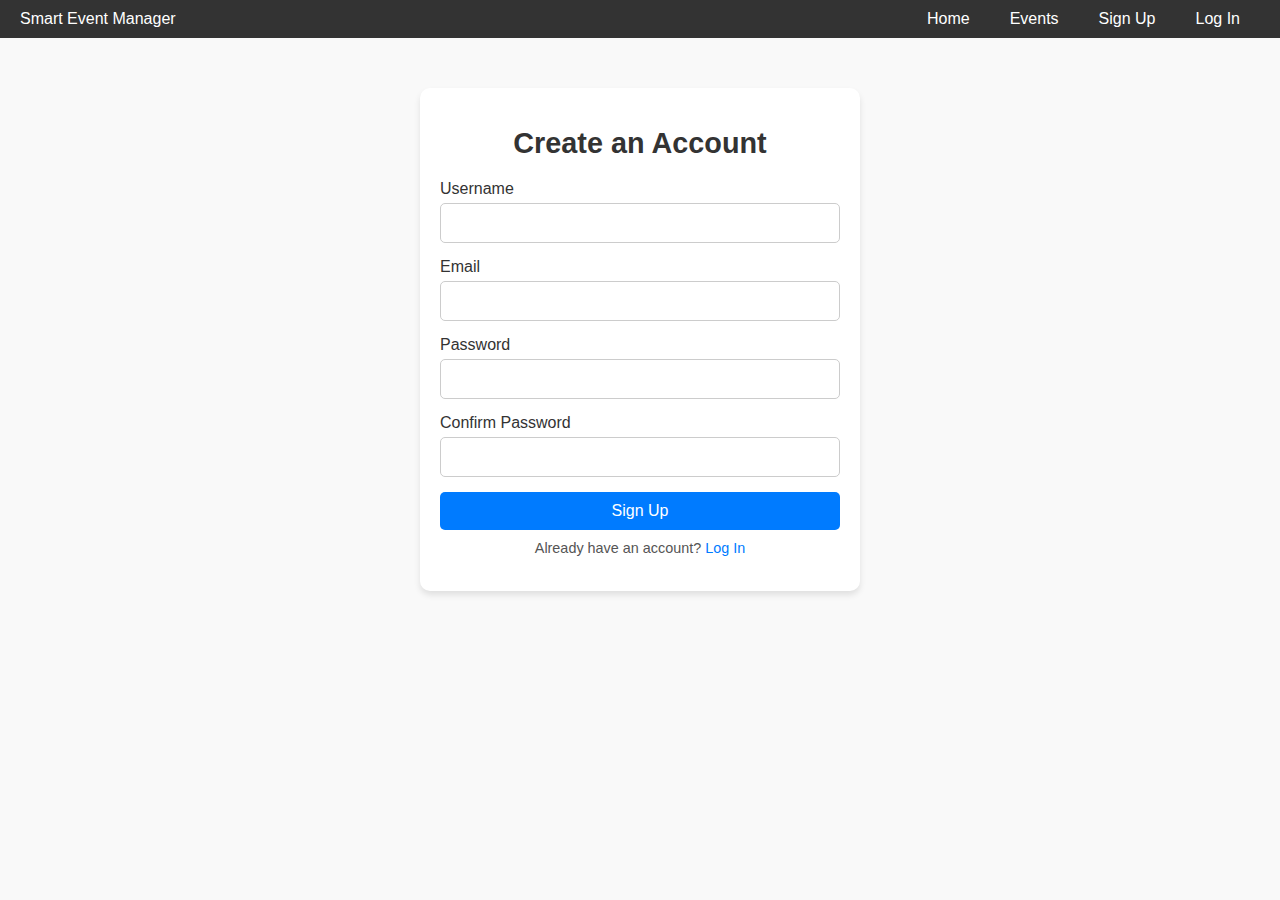
<file: signup.html>
<!DOCTYPE html>
<html lang="en">
<head>
    <meta charset="UTF-8">
    <meta name="viewport" content="width=device-width, initial-scale=1.0">
    <title>Sign Up</title>
    <link rel="stylesheet" href="style.css">
    <style>
        /* General Styles */
body {
  margin: 0;
  font-family: Arial, sans-serif;
  background-color: #f9f9f9;
}

/* Navbar */
.navbar {
  background-color: #333;
  color: #fff;
  padding: 10px 20px;
  display: flex;
  justify-content: space-between;
  align-items: center;
}

.navbar ul {
  list-style: none;
  margin: 0;
  padding: 0;
  display: flex;
}

.navbar ul li {
  margin: 0 10px;
}

.navbar ul li a {
  color: #fff;
  text-decoration: none;
  padding: 5px 10px;
  border-radius: 5px;
  transition: background-color 0.3s ease;
}

.navbar ul li a:hover {
  background-color: #575757;
}

/* Registration Section */
.register {
  text-align: center;
  padding: 100px 20px;
  background-color: #fff;
}

.register h1 {
  color: #333;
  font-size: 2.5em;
}

.register p {
  color: #555;
  font-size: 1.2em;
  margin-bottom: 20px;
}

.register button {
  padding: 10px 20px;
  font-size: 1em;
  background-color: #007bff;
  color: white;
  border: none;
  border-radius: 5px;
  cursor: pointer;
  transition: background-color 0.3s ease;
}

.register button:hover {
  background-color: #0056b3;
}

/* Footer */
footer {
  background-color: #333;
  color: white;
  text-align: center;
  padding: 20px 10px;
}
/* Events Section */
.events {
  padding: 50px 20px;
  background-color: #fff;
  text-align: center;
}

.events h1 {
  font-size: 2em;
  color: #333;
  margin-bottom: 20px;
}

.event-list {
  display: flex;
  flex-wrap: wrap;
  justify-content: center;
}

.event {
  background-color: #007bff;
  color: white;
  margin: 10px;
  padding: 20px;
  border-radius: 5px;
  cursor: pointer;
  width: 200px;
  text-align: center;
  transition: transform 0.2s ease;
}

.event:hover {
  transform: scale(1.1);
  background-color: #0056b3;
}
/* Form Section */
.form-section {
  max-width: 400px;
  margin: 50px auto;
  background-color: #fff;
  padding: 20px;
  border-radius: 10px;
  box-shadow: 0 4px 6px rgba(0, 0, 0, 0.1);
  text-align: center;
}

.form-section h1 {
  font-size: 1.8em;
  margin-bottom: 20px;
  color: #333;
}

.form-section form {
  display: flex;
  flex-direction: column;
}

.form-section label {
  text-align: left;
  font-size: 1em;
  margin-bottom: 5px;
  color: #333;
}

.form-section input {
  padding: 10px;
  margin-bottom: 15px;
  border: 1px solid #ccc;
  border-radius: 5px;
  font-size: 1em;
}

.form-section button {
  padding: 10px;
  font-size: 1em;
  background-color: #007bff;
  color: white;
  border: none;
  border-radius: 5px;
  cursor: pointer;
  transition: background-color 0.3s ease;
}

.form-section button:hover {
  background-color: #0056b3;
}

.form-section p {
  margin-top: 10px;
  font-size: 0.9em;
  color: #555;
}

.form-section a {
  color: #007bff;
  text-decoration: none;
}

.form-section a:hover {
  text-decoration: underline;
}
/* Event Details Section */
.event-details {
    padding: 50px 20px;
    background-color: #fff;
    text-align: center;
}

.event-details h1 {
    color: #333;
    font-size: 2.5em;
    margin-bottom: 30px;
}

.event-info {
    margin-bottom: 30px;
}

.event-details h3 {
    color: #333;
    font-size: 2em;
    margin-top: 40px;
}

.event-details ul {
    text-align: left;
    margin: 20px auto;
    display: inline-block;
    font-size: 1.2em;
    line-height: 1.6;
}

.event-details hr {
    border: 1px solid #ddd;
    width: 80%;
    margin: 20px auto;
}

footer {
    background-color: #333;
    color: white;
    text-align: center;
    padding: 20px 10px;
}

    </style>
</head>
<body>
    <!-- Navigation Bar -->
    <nav class="navbar">
        <div class="logo">Smart Event Manager</div>
        <ul>
            <li><a href="/">Home</a></li>
            <li><a href="events">Events</a></li>
            <li><a href="signup">Sign Up</a></li>
            <li><a href="login">Log In</a></li>
        </ul>
    </nav>

    <!-- Sign Up Form -->
    <section class="form-section">
        <h1>Create an Account</h1>
        <form id="signupForm">
            <label for="username">Username</label>
            <input type="text" id="username" name="username" required>
            
            <label for="email">Email</label>
            <input type="email" id="email" name="email" required>
            
            <label for="password">Password</label>
            <input type="password" id="password" name="password" required>
            
            <label for="confirmPassword">Confirm Password</label>
            <input type="password" id="confirmPassword" name="confirmPassword" required>
            
            <button type="submit">Sign Up</button>
        </form>
        <p>Already have an account? <a href="login">Log In</a></p>
    </section>

    <script src="script.js"></script>
</body>
</html>
</file>
<file: style.css>
/* General Styles */
body {
  margin: 0;
  font-family: Arial, sans-serif;
  background-color: #f9f9f9;
}

/* Navbar */
.navbar {
  background-color: #333;
  color: #fff;
  padding: 10px 20px;
  display: flex;
  justify-content: space-between;
  align-items: center;
}

.navbar ul {
  list-style: none;
  margin: 0;
  padding: 0;
  display: flex;
}

.navbar ul li {
  margin: 0 10px;
}

.navbar ul li a {
  color: #fff;
  text-decoration: none;
  padding: 5px 10px;
  border-radius: 5px;
  transition: background-color 0.3s ease;
}

.navbar ul li a:hover {
  background-color: #575757;
}

/* Registration Section */
.register {
  text-align: center;
  padding: 100px 20px;
  background-color: #fff;
}

.register h1 {
  color: #333;
  font-size: 2.5em;
}

.register p {
  color: #555;
  font-size: 1.2em;
  margin-bottom: 20px;
}

.register button {
  padding: 10px 20px;
  font-size: 1em;
  background-color: #007bff;
  color: white;
  border: none;
  border-radius: 5px;
  cursor: pointer;
  transition: background-color 0.3s ease;
}

.register button:hover {
  background-color: #0056b3;
}

/* Footer */
footer {
  background-color: #333;
  color: white;
  text-align: center;
  padding: 20px 10px;
}
/* Events Section */
.events {
  padding: 50px 20px;
  background-color: #fff;
  text-align: center;
}

.events h1 {
  font-size: 2em;
  color: #333;
  margin-bottom: 20px;
}

.event-list {
  display: flex;
  flex-wrap: wrap;
  justify-content: center;
}

.event {
  background-color: #007bff;
  color: white;
  margin: 10px;
  padding: 20px;
  border-radius: 5px;
  cursor: pointer;
  width: 200px;
  text-align: center;
  transition: transform 0.2s ease;
}

.event:hover {
  transform: scale(1.1);
  background-color: #0056b3;
}
/* Form Section */
.form-section {
  max-width: 400px;
  margin: 50px auto;
  background-color: #fff;
  padding: 20px;
  border-radius: 10px;
  box-shadow: 0 4px 6px rgba(0, 0, 0, 0.1);
  text-align: center;
}

.form-section h1 {
  font-size: 1.8em;
  margin-bottom: 20px;
  color: #333;
}

.form-section form {
  display: flex;
  flex-direction: column;
}

.form-section label {
  text-align: left;
  font-size: 1em;
  margin-bottom: 5px;
  color: #333;
}

.form-section input {
  padding: 10px;
  margin-bottom: 15px;
  border: 1px solid #ccc;
  border-radius: 5px;
  font-size: 1em;
}

.form-section button {
  padding: 10px;
  font-size: 1em;
  background-color: #007bff;
  color: white;
  border: none;
  border-radius: 5px;
  cursor: pointer;
  transition: background-color 0.3s ease;
}

.form-section button:hover {
  background-color: #0056b3;
}

.form-section p {
  margin-top: 10px;
  font-size: 0.9em;
  color: #555;
}

.form-section a {
  color: #007bff;
  text-decoration: none;
}

.form-section a:hover {
  text-decoration: underline;
}
/* Event Details Section */
.event-details {
    padding: 50px 20px;
    background-color: #fff;
    text-align: center;
}

.event-details h1 {
    color: #333;
    font-size: 2.5em;
    margin-bottom: 30px;
}

.event-info {
    margin-bottom: 30px;
}

.event-details h3 {
    color: #333;
    font-size: 2em;
    margin-top: 40px;
}

.event-details ul {
    text-align: left;
    margin: 20px auto;
    display: inline-block;
    font-size: 1.2em;
    line-height: 1.6;
}

.event-details hr {
    border: 1px solid #ddd;
    width: 80%;
    margin: 20px auto;
}

footer {
    background-color: #333;
    color: white;
    text-align: center;
    padding: 20px 10px;
}
</file>
